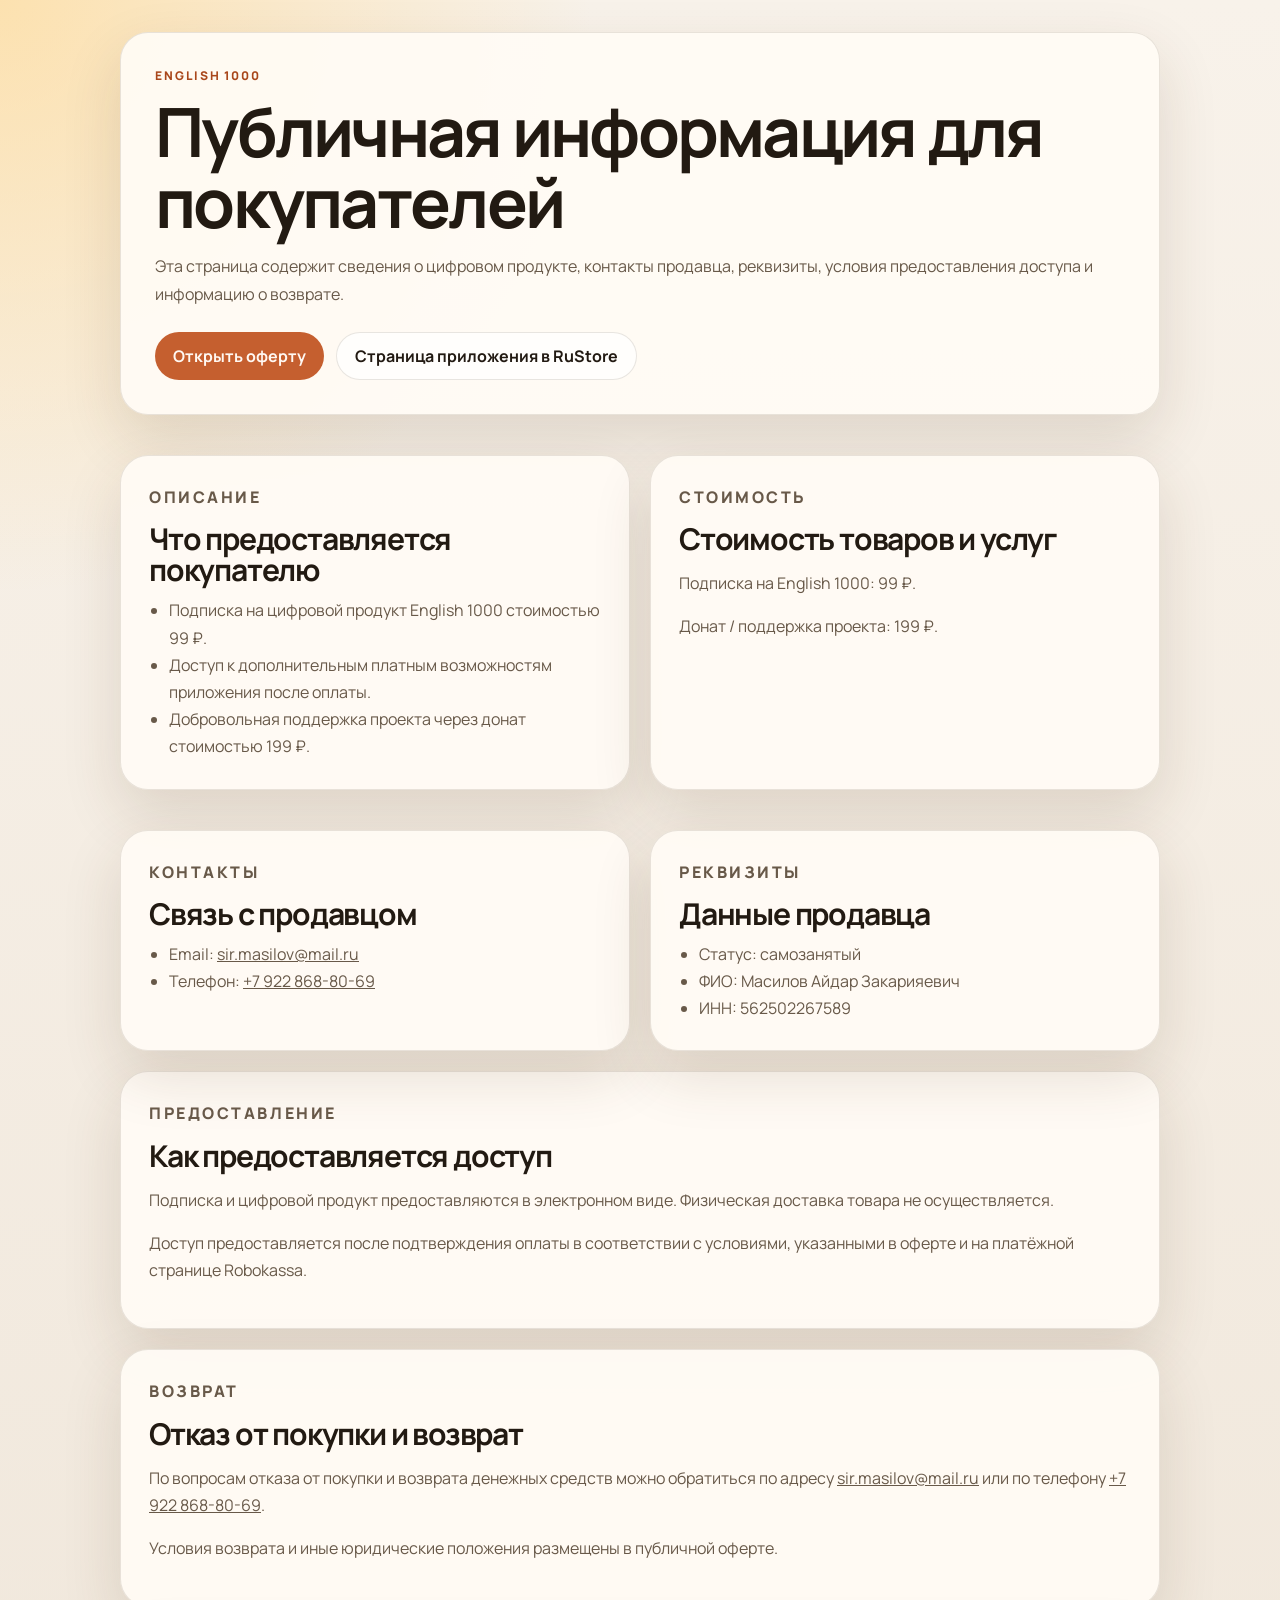
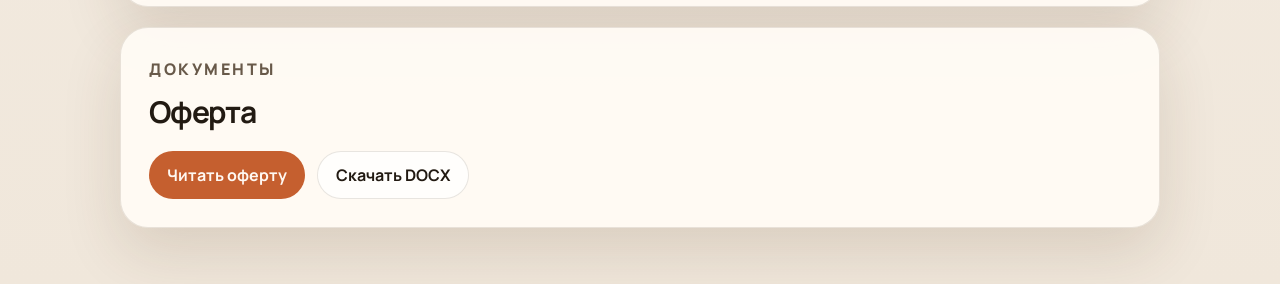
<file: index.html>
<!DOCTYPE html>
<html lang="ru">
<head>
  <meta charset="UTF-8">
  <meta name="viewport" content="width=device-width, initial-scale=1.0">
  <title>English 1000</title>
  <meta
    name="description"
    content="Публичная страница с контактами, реквизитами, описанием услуги и офертой для приложения English 1000."
  >
  <link rel="preconnect" href="https://fonts.googleapis.com">
  <link rel="preconnect" href="https://fonts.gstatic.com" crossorigin>
  <link
    href="https://fonts.googleapis.com/css2?family=Manrope:wght@400;500;700;800&display=swap"
    rel="stylesheet"
  >
  <link rel="stylesheet" href="./styles.css">
</head>
<body>
  <main class="shell">
    <section class="hero">
      <p class="eyebrow">English 1000</p>
      <h1>Публичная информация для покупателей</h1>
      <p class="lead">
        Эта страница содержит сведения о цифровом продукте, контакты продавца,
        реквизиты, условия предоставления доступа и информацию о возврате.
      </p>
      <div class="actions">
        <a class="button button--primary" href="./offer.html">Открыть оферту</a>
        <a class="button button--ghost" href="https://www.rustore.ru/catalog/app/org.godotengine.englishTest">Страница приложения в RuStore</a>
      </div>
    </section>

    <section class="grid">
      <article class="card">
        <p class="eyebrow">Описание</p>
        <h2>Что предоставляется покупателю</h2>
        <ul class="list">
          <li>Подписка на цифровой продукт English 1000 стоимостью 99 ₽.</li>
          <li>Доступ к дополнительным платным возможностям приложения после оплаты.</li>
          <li>Добровольная поддержка проекта через донат стоимостью 199 ₽.</li>
        </ul>
      </article>

      <article class="card">
        <p class="eyebrow">Стоимость</p>
        <h2>Стоимость товаров и услуг</h2>
        <p>
          Подписка на English 1000: 99 ₽.
        </p>
        <p>
          Донат / поддержка проекта: 199 ₽.
        </p>
      </article>

      <article class="card">
        <p class="eyebrow">Контакты</p>
        <h2>Связь с продавцом</h2>
        <ul class="list">
          <li>Email: <a href="mailto:sir.masilov@mail.ru">sir.masilov@mail.ru</a></li>
          <li>Телефон: <a href="tel:+79228688069">+7 922 868-80-69</a></li>
        </ul>
      </article>

      <article class="card">
        <p class="eyebrow">Реквизиты</p>
        <h2>Данные продавца</h2>
        <ul class="list">
          <li>Статус: самозанятый</li>
          <li>ФИО: Масилов Айдар Закарияевич</li>
          <li>ИНН: 562502267589</li>
        </ul>
      </article>
    </section>

    <section class="card">
      <p class="eyebrow">Предоставление</p>
      <h2>Как предоставляется доступ</h2>
      <p>
        Подписка и цифровой продукт предоставляются в электронном виде. Физическая доставка
        товара не осуществляется.
      </p>
      <p>
        Доступ предоставляется после подтверждения оплаты в соответствии с условиями,
        указанными в оферте и на платёжной странице Robokassa.
      </p>
    </section>

    <section class="card">
      <p class="eyebrow">Возврат</p>
      <h2>Отказ от покупки и возврат</h2>
      <p>
        По вопросам отказа от покупки и возврата денежных средств можно обратиться по адресу
        <a href="mailto:sir.masilov@mail.ru">sir.masilov@mail.ru</a> или по телефону
        <a href="tel:+79228688069">+7 922 868-80-69</a>.
      </p>
      <p>
        Условия возврата и иные юридические положения размещены в публичной оферте.
      </p>
    </section>

    <section class="card">
      <p class="eyebrow">Документы</p>
      <h2>Оферта</h2>
      <div class="actions">
        <a class="button button--primary" href="./offer.html">Читать оферту</a>
        <a class="button button--ghost" href="./files/oferta_562502267589-1.docx">Скачать DOCX</a>
      </div>
    </section>
  </main>
</body>
</html>
</file>
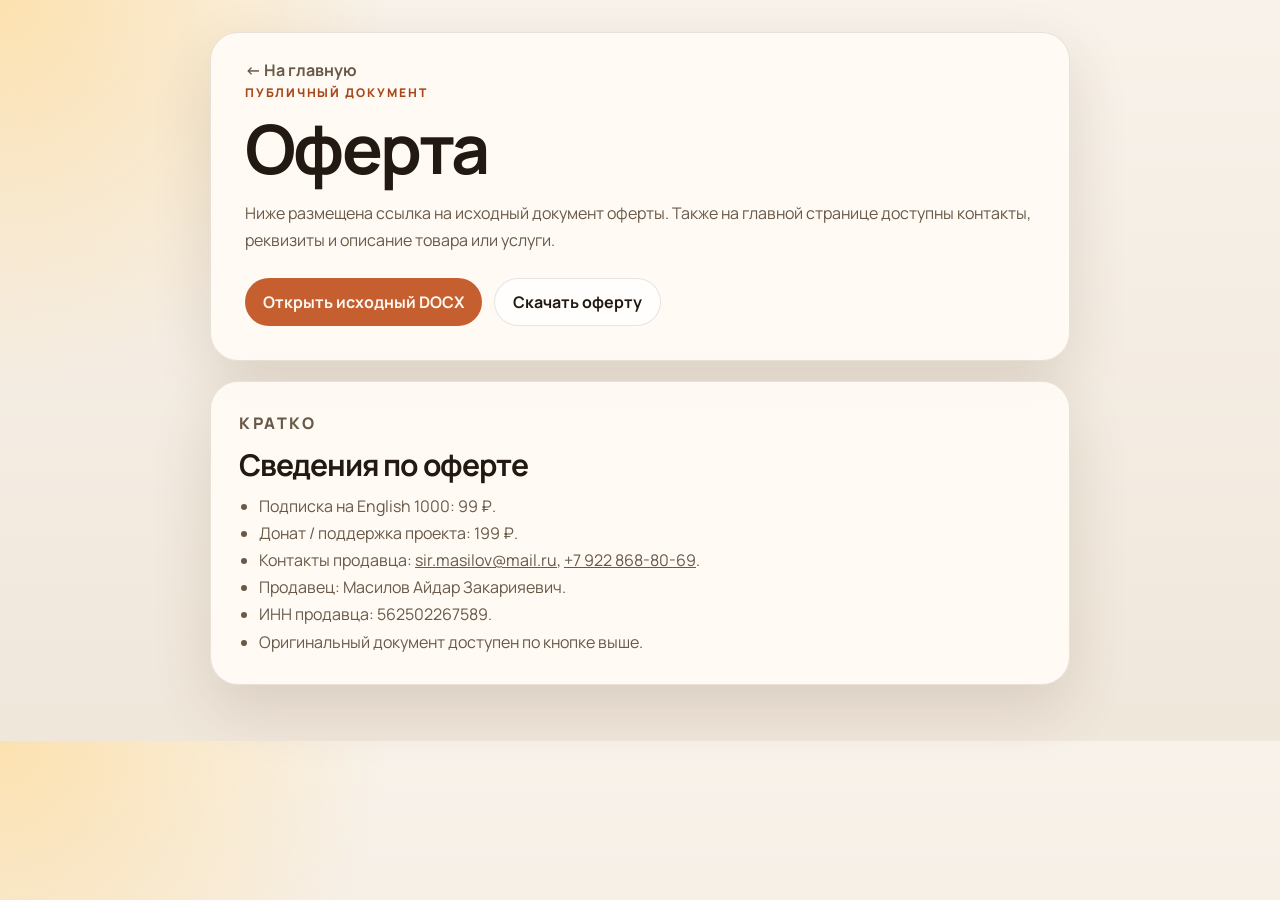
<file: offer.html>
<!DOCTYPE html>
<html lang="ru">
<head>
  <meta charset="UTF-8">
  <meta name="viewport" content="width=device-width, initial-scale=1.0">
  <title>Оферта — English 1000</title>
  <meta
    name="description"
    content="Публичная оферта для приложения English 1000."
  >
  <link rel="preconnect" href="https://fonts.googleapis.com">
  <link rel="preconnect" href="https://fonts.gstatic.com" crossorigin>
  <link
    href="https://fonts.googleapis.com/css2?family=Manrope:wght@400;500;700;800&display=swap"
    rel="stylesheet"
  >
  <link rel="stylesheet" href="./styles.css">
</head>
<body>
  <main class="shell shell--narrow">
    <section class="hero hero--compact">
      <a class="back-link" href="./index.html">← На главную</a>
      <p class="eyebrow">Публичный документ</p>
      <h1>Оферта</h1>
      <p class="lead">
        Ниже размещена ссылка на исходный документ оферты. Также на главной странице доступны
        контакты, реквизиты и описание товара или услуги.
      </p>
      <div class="actions">
        <a class="button button--primary" href="./files/oferta_562502267589-1.docx">Открыть исходный DOCX</a>
        <a class="button button--ghost" href="./files/oferta_562502267589-1.docx" download>Скачать оферту</a>
      </div>
    </section>

    <section class="card">
      <p class="eyebrow">Кратко</p>
      <h2>Сведения по оферте</h2>
      <ul class="list">
        <li>Подписка на English 1000: 99 ₽.</li>
        <li>Донат / поддержка проекта: 199 ₽.</li>
        <li>Контакты продавца: <a href="mailto:sir.masilov@mail.ru">sir.masilov@mail.ru</a>, <a href="tel:+79228688069">+7 922 868-80-69</a>.</li>
        <li>Продавец: Масилов Айдар Закарияевич.</li>
        <li>ИНН продавца: 562502267589.</li>
        <li>Оригинальный документ доступен по кнопке выше.</li>
      </ul>
    </section>
  </main>
</body>
</html>
</file>
<file: styles.css>
:root {
  --bg: #f5efe5;
  --panel: rgba(255, 251, 245, 0.94);
  --text: #221a12;
  --muted: #685949;
  --line: rgba(71, 49, 24, 0.12);
  --primary: #c55f2f;
  --primary-dark: #a9471b;
  --shadow: 0 24px 60px rgba(77, 52, 23, 0.14);
}

* {
  box-sizing: border-box;
}

body {
  margin: 0;
  font-family: "Manrope", "Segoe UI", sans-serif;
  color: var(--text);
  background:
    radial-gradient(circle at top left, rgba(255, 215, 140, 0.62), transparent 26%),
    linear-gradient(180deg, #f8f2ea 0%, #f0e7db 100%);
}

a {
  color: inherit;
}

.shell {
  width: min(1040px, calc(100% - 32px));
  margin: 0 auto;
  padding: 32px 0 56px;
}

.shell--narrow {
  width: min(860px, calc(100% - 32px));
}

.hero,
.card {
  background: var(--panel);
  border: 1px solid var(--line);
  border-radius: 28px;
  box-shadow: var(--shadow);
}

.hero {
  padding: 34px;
}

.hero--compact {
  padding-top: 24px;
}

.eyebrow {
  margin: 0;
  color: var(--primary-dark);
  font-size: 12px;
  font-weight: 800;
  text-transform: uppercase;
  letter-spacing: 0.16em;
}

h1,
h2 {
  margin: 12px 0;
  line-height: 1.04;
  letter-spacing: -0.04em;
}

h1 {
  font-size: clamp(38px, 8vw, 68px);
}

h2 {
  font-size: 30px;
}

.lead,
.card p,
.list,
.back-link {
  color: var(--muted);
  line-height: 1.7;
  font-size: 16px;
}

.grid {
  display: grid;
  grid-template-columns: repeat(2, minmax(0, 1fr));
  gap: 20px;
  margin-top: 20px;
}

.card {
  padding: 28px;
  margin-top: 20px;
}

.actions {
  display: flex;
  flex-wrap: wrap;
  gap: 12px;
  margin-top: 24px;
}

.button {
  display: inline-flex;
  align-items: center;
  justify-content: center;
  min-height: 48px;
  padding: 0 18px;
  border-radius: 999px;
  text-decoration: none;
  font-weight: 700;
  transition: transform 0.2s ease, background-color 0.2s ease;
}

.button:hover {
  transform: translateY(-1px);
}

.button--primary {
  background: var(--primary);
  color: #fff8f2;
}

.button--primary:hover {
  background: var(--primary-dark);
}

.button--ghost {
  background: rgba(255, 255, 255, 0.7);
  border: 1px solid var(--line);
}

.list {
  margin: 0;
  padding-left: 20px;
}

.back-link {
  text-decoration: none;
  font-weight: 700;
}

@media (max-width: 780px) {
  .shell,
  .shell--narrow {
    width: calc(100% - 20px);
    padding-top: 20px;
    padding-bottom: 28px;
  }

  .hero,
  .card {
    border-radius: 22px;
    padding: 22px;
  }

  .grid {
    grid-template-columns: 1fr;
  }
}
</file>
